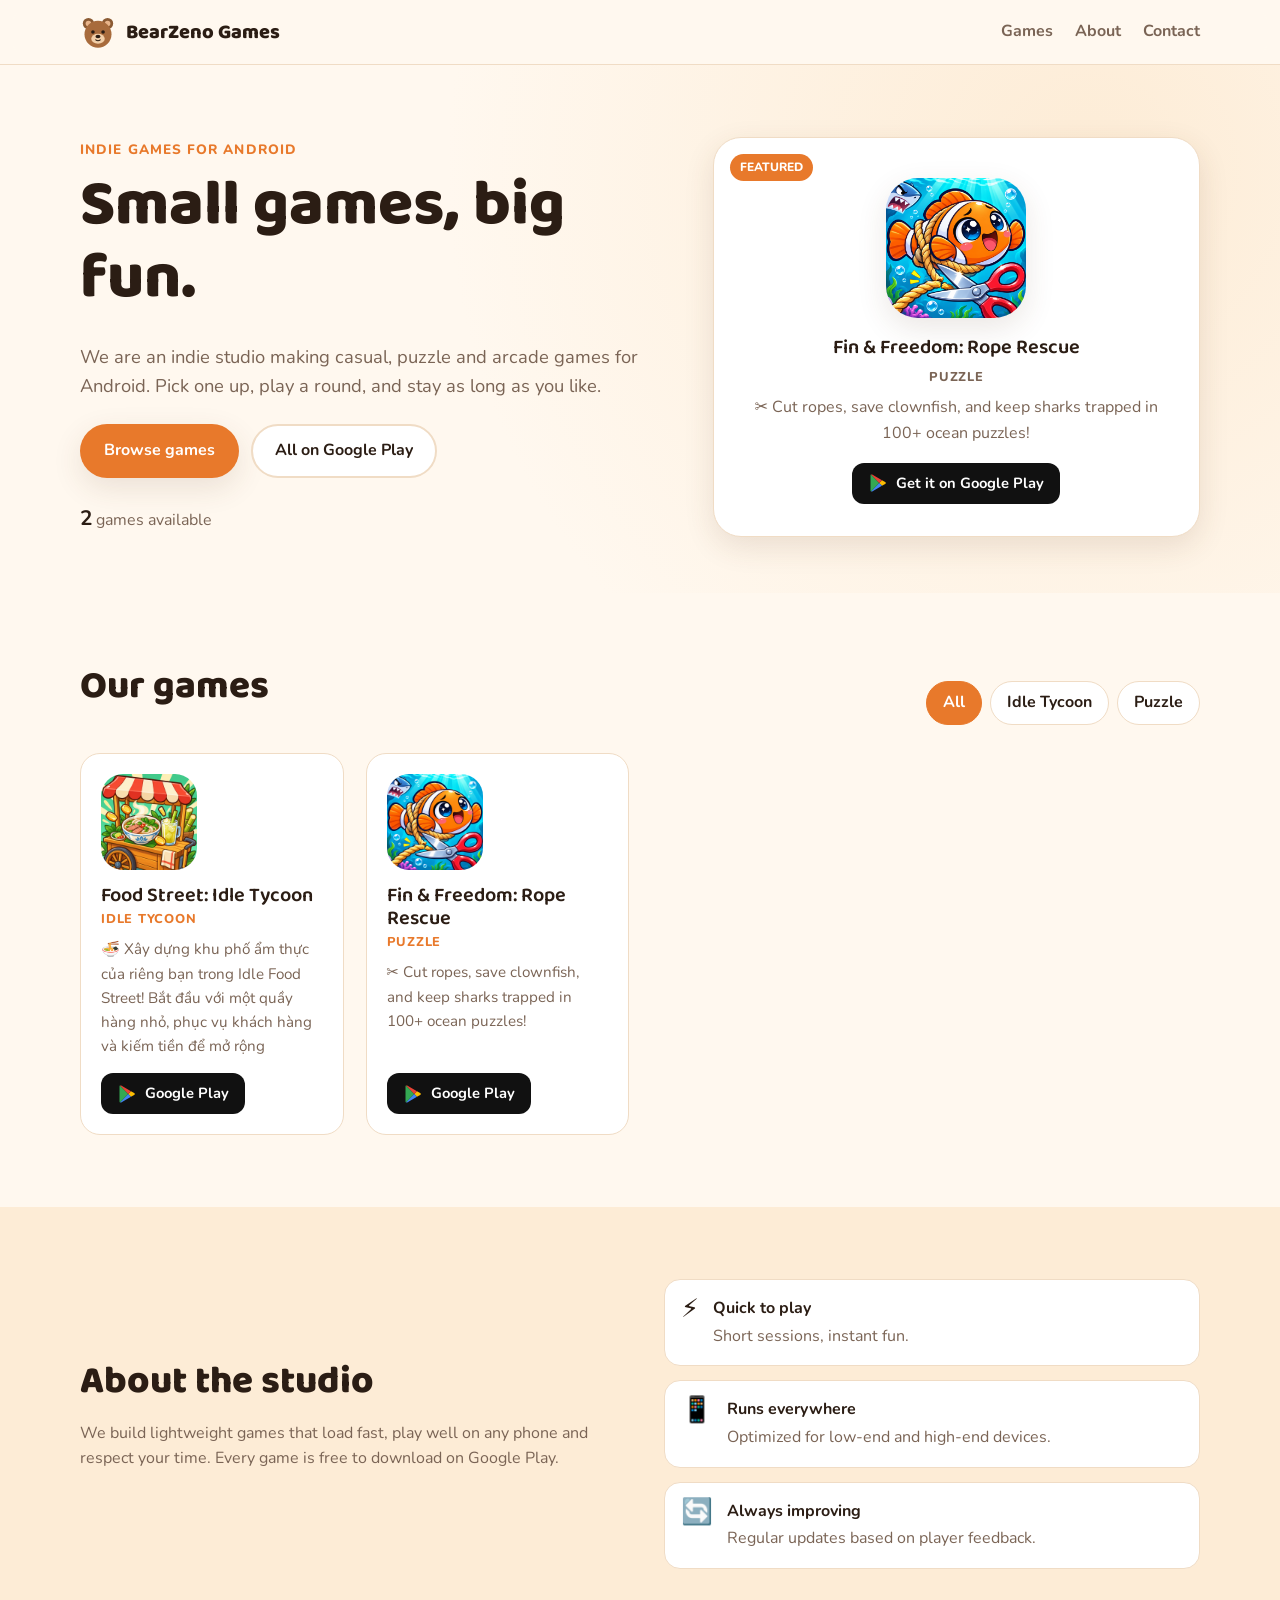
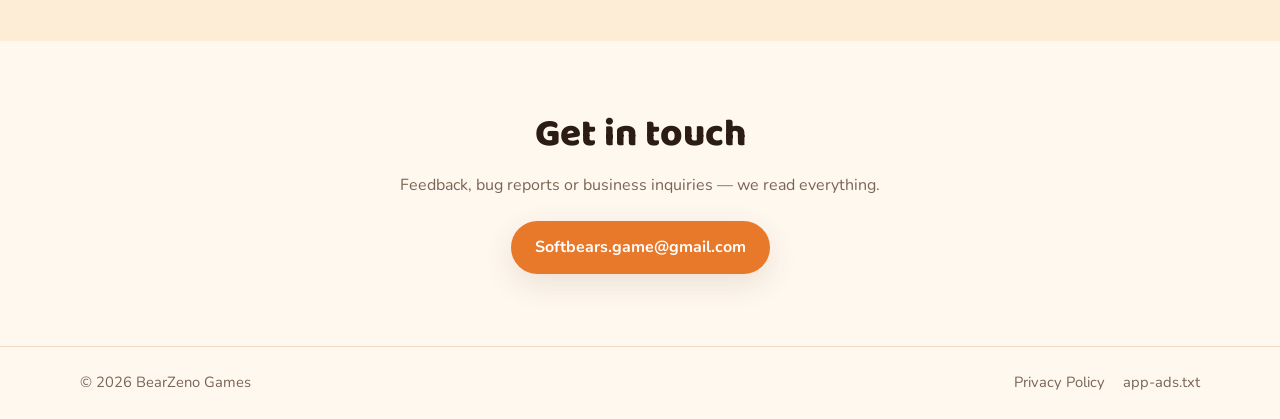
<file: index.html>
<!doctype html>
<html lang="en">
<head>
  <meta charset="utf-8" />
  <meta name="viewport" content="width=device-width, initial-scale=1" />
  <title>BearZeno Games</title>
  <meta name="description" content="Casual, puzzle and arcade games for Android by BearZeno Games. Download free on Google Play." />
  <meta property="og:title" content="BearZeno Games" />
  <meta property="og:description" content="Casual, puzzle and arcade games for Android. Download free on Google Play." />
  <meta property="og:type" content="website" />
  <link rel="icon" href="assets/logo.svg" type="image/svg+xml" />
  <link rel="preconnect" href="https://fonts.googleapis.com" />
  <link rel="preconnect" href="https://fonts.gstatic.com" crossorigin />
  <link href="https://fonts.googleapis.com/css2?family=Baloo+2:wght@600;800&family=Nunito:wght@400;600;700&display=swap" rel="stylesheet" />
  <link rel="stylesheet" href="styles.css" />
</head>
<body>
  <header class="nav">
    <div class="wrap nav-inner">
      <a href="#" class="brand">
        <img src="assets/logo.svg" alt="" width="36" height="36" />
        <span data-studio="name">BearZeno Games</span>
      </a>
      <nav class="nav-links">
        <a href="#games">Games</a>
        <a href="#about">About</a>
        <a href="#contact">Contact</a>
      </nav>
    </div>
  </header>

  <main>
    <section class="hero">
      <div class="wrap hero-inner">
        <div class="hero-copy">
          <p class="eyebrow">Indie games for Android</p>
          <h1 data-studio="tagline">Small games, big fun.</h1>
          <p class="lead" data-studio="intro"></p>
          <div class="hero-actions">
            <a class="btn btn-primary" href="#games">Browse games</a>
            <a class="btn btn-ghost" data-studio-href="playDeveloperUrl" target="_blank" rel="noopener">All on Google Play</a>
          </div>
          <p class="stat"><strong id="game-count">0</strong> games available</p>
        </div>
        <div class="hero-feature" id="hero-feature"></div>
      </div>
    </section>

    <section id="games" class="section">
      <div class="wrap">
        <div class="section-head">
          <h2>Our games</h2>
          <div class="filters" id="filters" role="tablist" aria-label="Filter by genre"></div>
        </div>
        <div class="grid" id="game-grid"></div>
      </div>
    </section>

    <section id="about" class="section section-alt">
      <div class="wrap about">
        <div>
          <h2>About the studio</h2>
          <p>We build lightweight games that load fast, play well on any phone and respect your time. Every game is free to download on Google Play.</p>
        </div>
        <ul class="features">
          <li><span>⚡</span><div><strong>Quick to play</strong><p>Short sessions, instant fun.</p></div></li>
          <li><span>📱</span><div><strong>Runs everywhere</strong><p>Optimized for low-end and high-end devices.</p></div></li>
          <li><span>🔄</span><div><strong>Always improving</strong><p>Regular updates based on player feedback.</p></div></li>
        </ul>
      </div>
    </section>

    <section id="contact" class="section">
      <div class="wrap contact">
        <h2>Get in touch</h2>
        <p>Feedback, bug reports or business inquiries — we read everything.</p>
        <a class="btn btn-primary" data-studio-mail>Email us</a>
      </div>
    </section>
  </main>

  <footer class="footer">
    <div class="wrap footer-inner">
      <p>© <span id="year"></span> <span data-studio="name">BearZeno Games</span></p>
      <nav>
        <a href="privacy-policy.html">Privacy Policy</a>
        <a href="app-ads.txt">app-ads.txt</a>
      </nav>
    </div>
  </footer>

  <script src="main.js"></script>
</body>
</html>
</file>
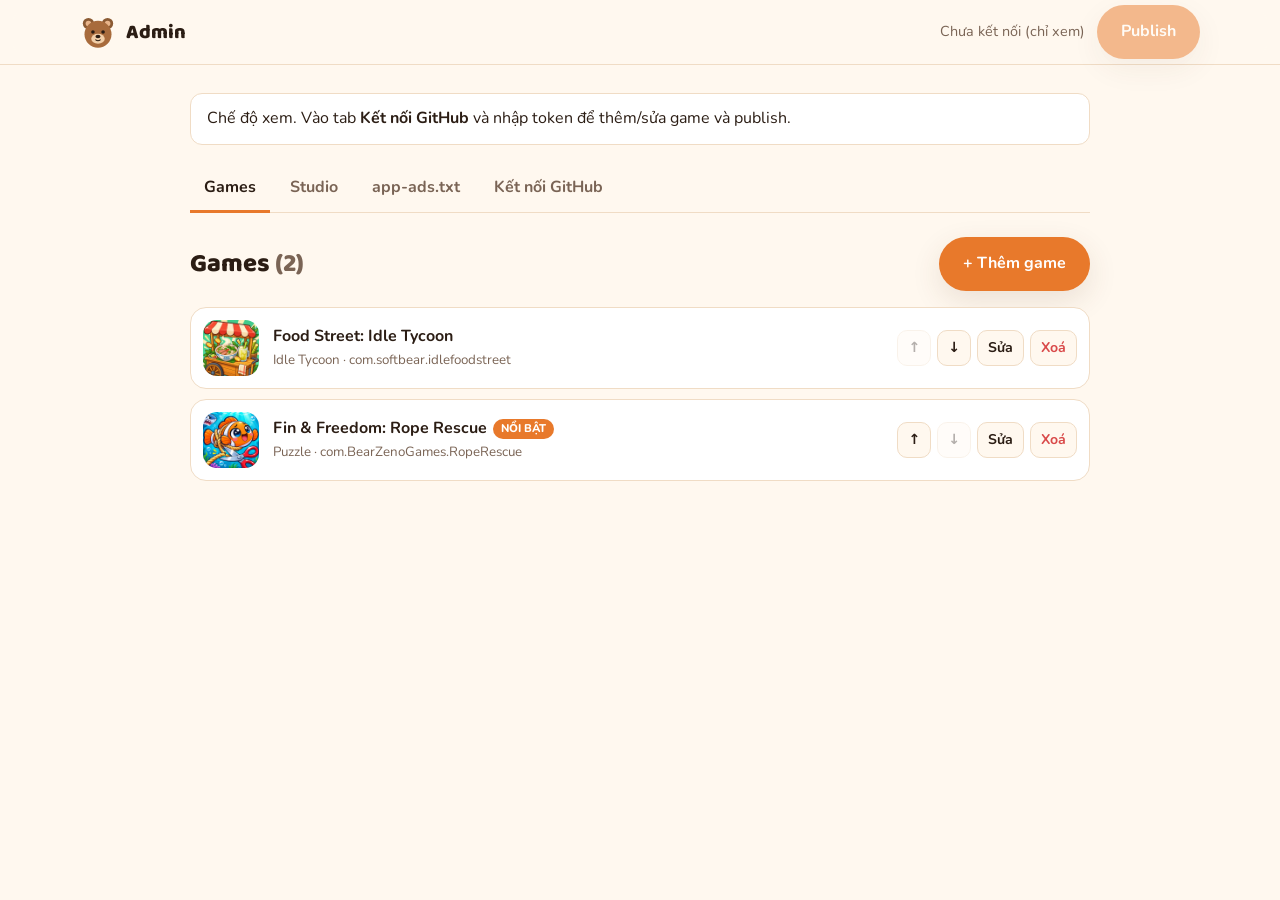
<file: admin/index.html>
<!doctype html>
<html lang="vi">
<head>
  <meta charset="utf-8" />
  <meta name="viewport" content="width=device-width, initial-scale=1" />
  <meta name="robots" content="noindex, nofollow" />
  <title>Game Admin</title>
  <link rel="icon" href="/assets/logo.svg" type="image/svg+xml" />
  <link rel="preconnect" href="https://fonts.googleapis.com" />
  <link rel="preconnect" href="https://fonts.gstatic.com" crossorigin />
  <link href="https://fonts.googleapis.com/css2?family=Baloo+2:wght@600;800&family=Nunito:wght@400;600;700&display=swap" rel="stylesheet" />
  <link rel="stylesheet" href="/styles.css" />
  <link rel="stylesheet" href="/admin/admin.css" />
</head>
<body>
  <header class="nav">
    <div class="wrap nav-inner">
      <a href="/" class="brand"><img src="/assets/logo.svg" alt="" width="36" height="36" /><span>Admin</span></a>
      <div class="bar">
        <span id="status" class="status"></span>
        <button id="publish" class="btn btn-primary" disabled>Publish</button>
      </div>
    </div>
  </header>

  <main class="wrap admin">
    <div id="notice" class="notice" hidden></div>

    <nav class="tabs" role="tablist">
      <button role="tab" data-tab="games" aria-selected="true">Games</button>
      <button role="tab" data-tab="studio" aria-selected="false">Studio</button>
      <button role="tab" data-tab="ads" aria-selected="false">app-ads.txt</button>
      <button role="tab" data-tab="settings" aria-selected="false">Kết nối GitHub</button>
    </nav>

    <section data-panel="games">
      <div class="panel-head">
        <h2>Games <span id="games-count" class="muted"></span></h2>
        <button id="add-game" class="btn btn-primary">+ Thêm game</button>
      </div>
      <ul id="game-list" class="game-list"></ul>
    </section>

    <section data-panel="studio" hidden>
      <h2>Thông tin studio</h2>
      <form id="studio-form" class="form">
        <label>Tên studio<input name="name" required /></label>
        <label>Tagline (tiêu đề lớn đầu trang)<input name="tagline" /></label>
        <label>Giới thiệu<textarea name="intro" rows="3"></textarea></label>
        <label>Link trang developer trên Google Play<input name="playDeveloperUrl" type="url" placeholder="https://play.google.com/store/apps/dev?id=..." /></label>
        <label>Email liên hệ<input name="email" type="email" /></label>
      </form>
    </section>

    <section data-panel="ads" hidden>
      <h2>app-ads.txt</h2>
      <p class="muted">Mỗi dòng một mạng quảng cáo. Với AdMob: <code>google.com, pub-XXXXXXXXXXXXXXXX, DIRECT, f08c47fec0942fa0</code></p>
      <textarea id="ads-text" class="code" rows="12" spellcheck="false"></textarea>
      <ul id="ads-check" class="checks"></ul>
    </section>

    <section data-panel="settings" hidden>
      <h2>Kết nối GitHub</h2>
      <form id="settings-form" class="form">
        <div class="row-2">
          <label>Owner<input name="owner" required /></label>
          <label>Repo<input name="repo" required /></label>
        </div>
        <label>Branch<input name="branch" required /></label>
        <label>Personal access token<input name="token" type="password" autocomplete="off" required /></label>
        <label class="check"><input name="remember" type="checkbox" /> Ghi nhớ token trên trình duyệt này</label>
        <div class="form-actions">
          <button class="btn btn-primary" type="submit">Kết nối</button>
          <button class="btn btn-ghost" type="button" id="disconnect">Ngắt kết nối</button>
        </div>
      </form>
      <details class="help" open>
        <summary>Cách tạo token</summary>
        <ol>
          <li>Mở <a href="https://github.com/settings/personal-access-tokens/new" target="_blank" rel="noopener">GitHub → Fine-grained tokens → Generate new token</a>.</li>
          <li><strong>Repository access:</strong> Only select repositories → chọn repo của site này.</li>
          <li><strong>Permissions → Repository permissions → Contents:</strong> Read and write.</li>
          <li>Tạo token, copy và dán vào ô trên. Không chia sẻ token cho ai.</li>
        </ol>
        <p class="muted">Token chỉ được gửi tới api.github.com. Nếu không tick "Ghi nhớ", token sẽ mất khi đóng tab.</p>
      </details>
    </section>
  </main>

  <dialog id="game-dialog">
    <form id="game-form" class="form">
      <h2 id="dialog-title">Thêm game</h2>
      <label>Package name hoặc link Google Play
        <input name="id" required placeholder="com.studio.game hoặc https://play.google.com/store/apps/details?id=..." />
      </label>
      <label>Tên game<input name="name" required /></label>
      <div class="row-2">
        <label>Thể loại<input name="genre" list="genres" placeholder="Puzzle, Casual, Action..." /></label>
        <label class="check featured-check"><input name="featured" type="checkbox" /> Game nổi bật</label>
      </div>
      <datalist id="genres"></datalist>
      <label>Mô tả ngắn<textarea name="tagline" rows="2" maxlength="140"></textarea></label>
      <div class="icon-field">
        <div id="icon-preview" class="ic ic-lg"></div>
        <label>Icon (tự cắt vuông 512×512)<input name="icon" type="file" accept="image/*" /></label>
      </div>
      <p id="form-error" class="error" hidden></p>
      <div class="form-actions">
        <button class="btn btn-primary" type="submit">Lưu</button>
        <button class="btn btn-ghost" type="button" id="cancel-dialog">Huỷ</button>
      </div>
    </form>
  </dialog>

  <script src="/admin/admin.js"></script>
</body>
</html>
</file>
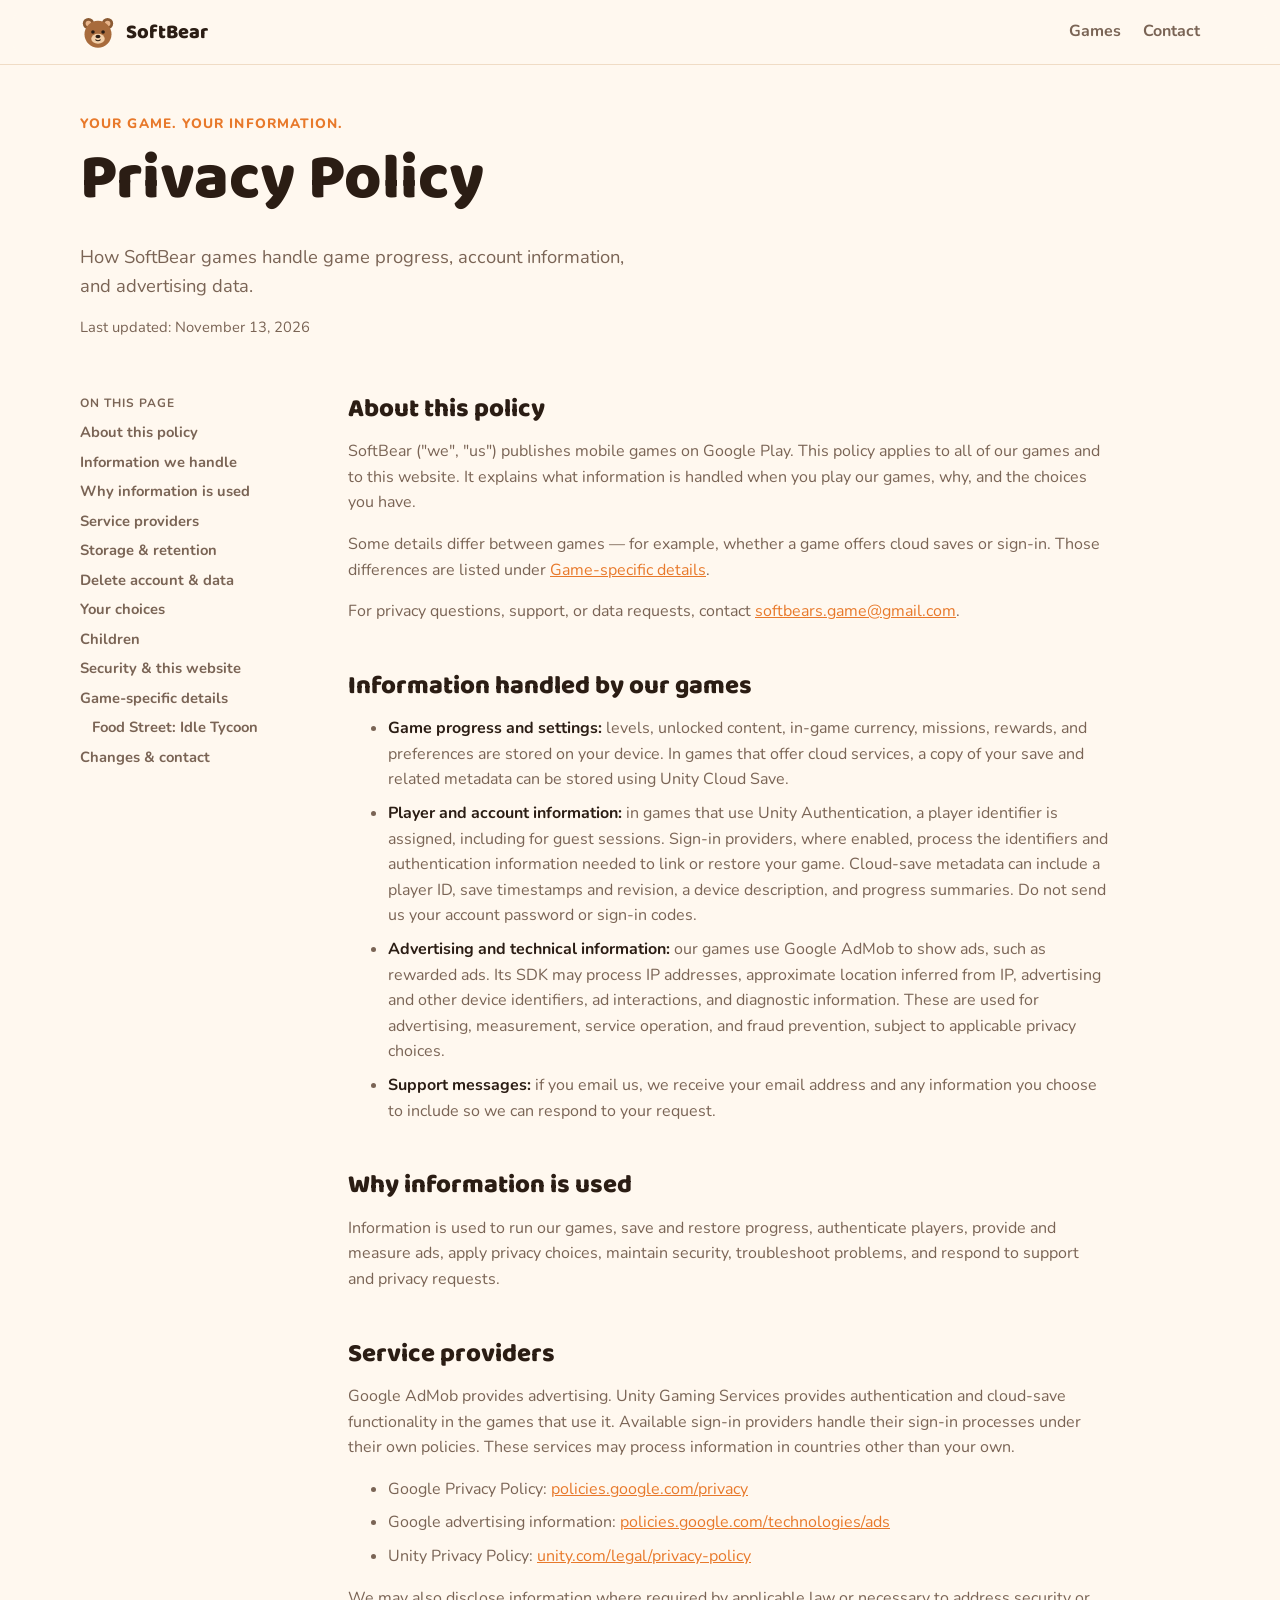
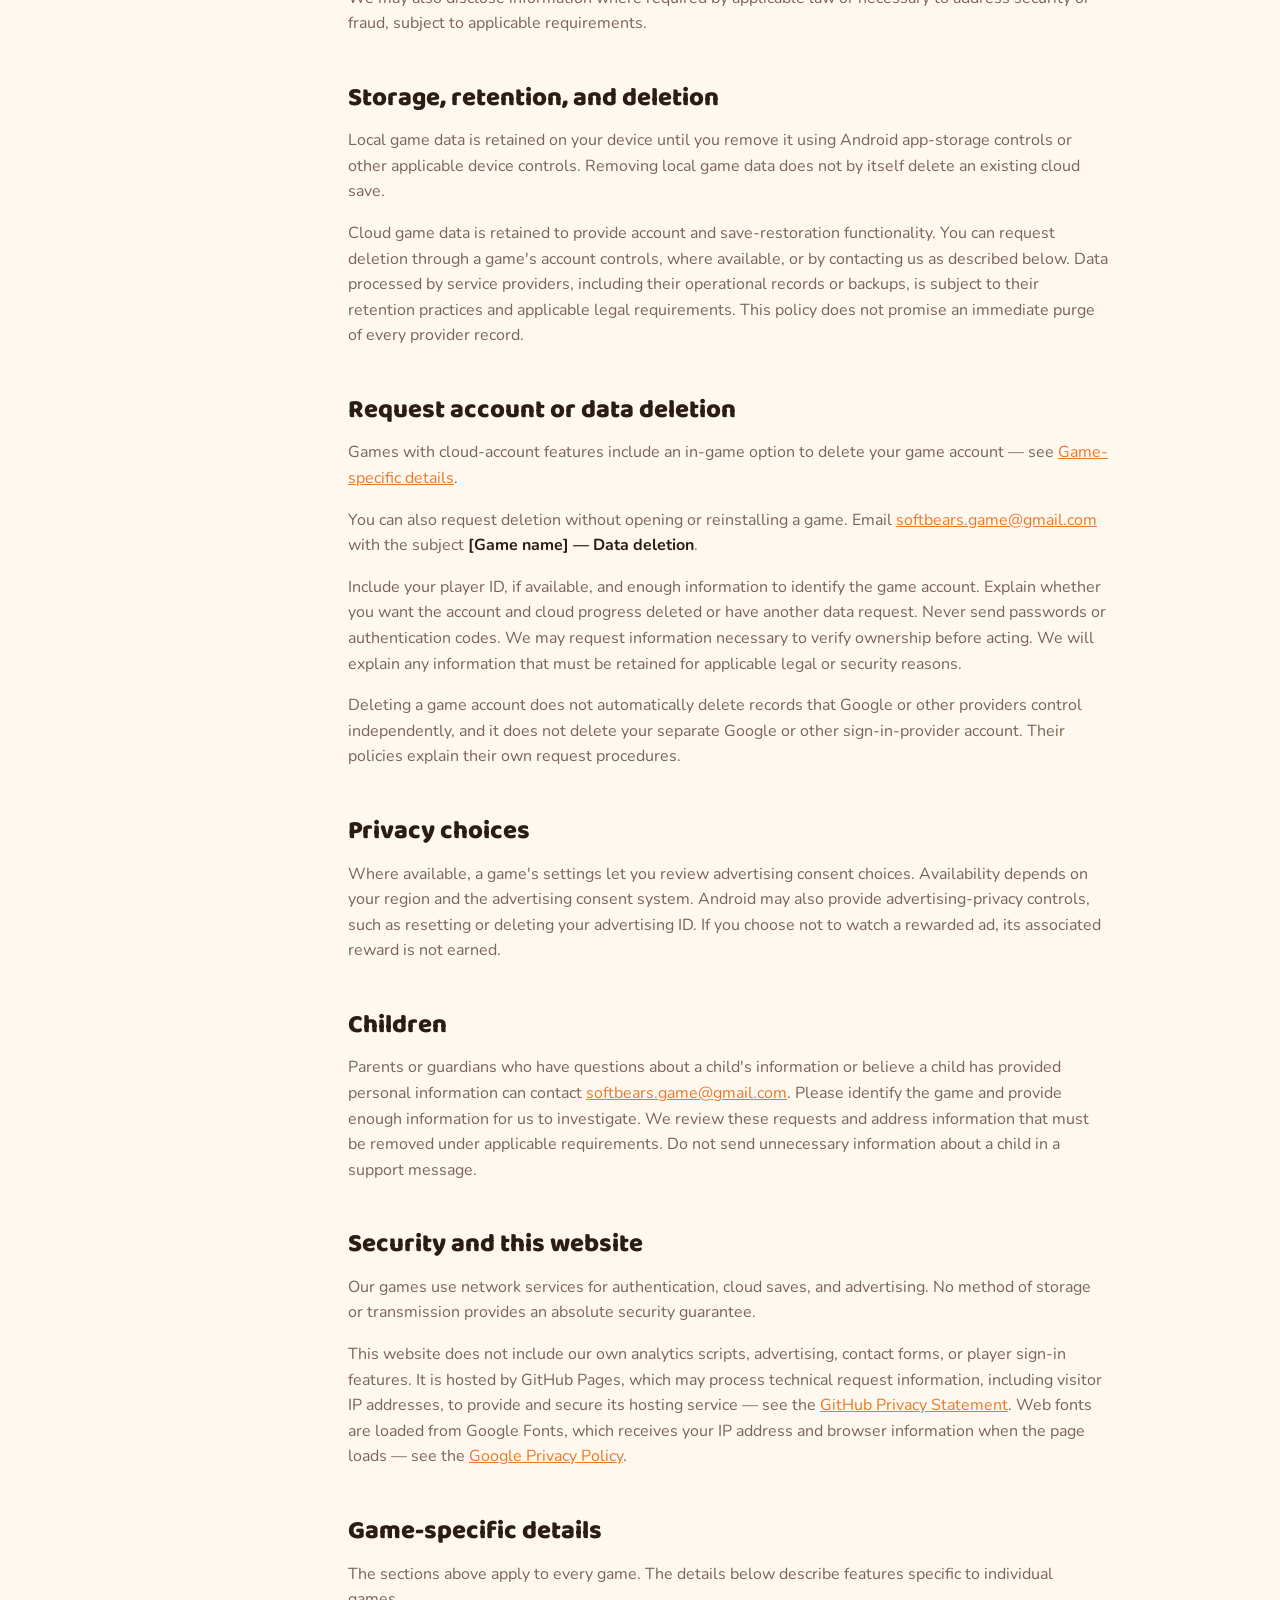
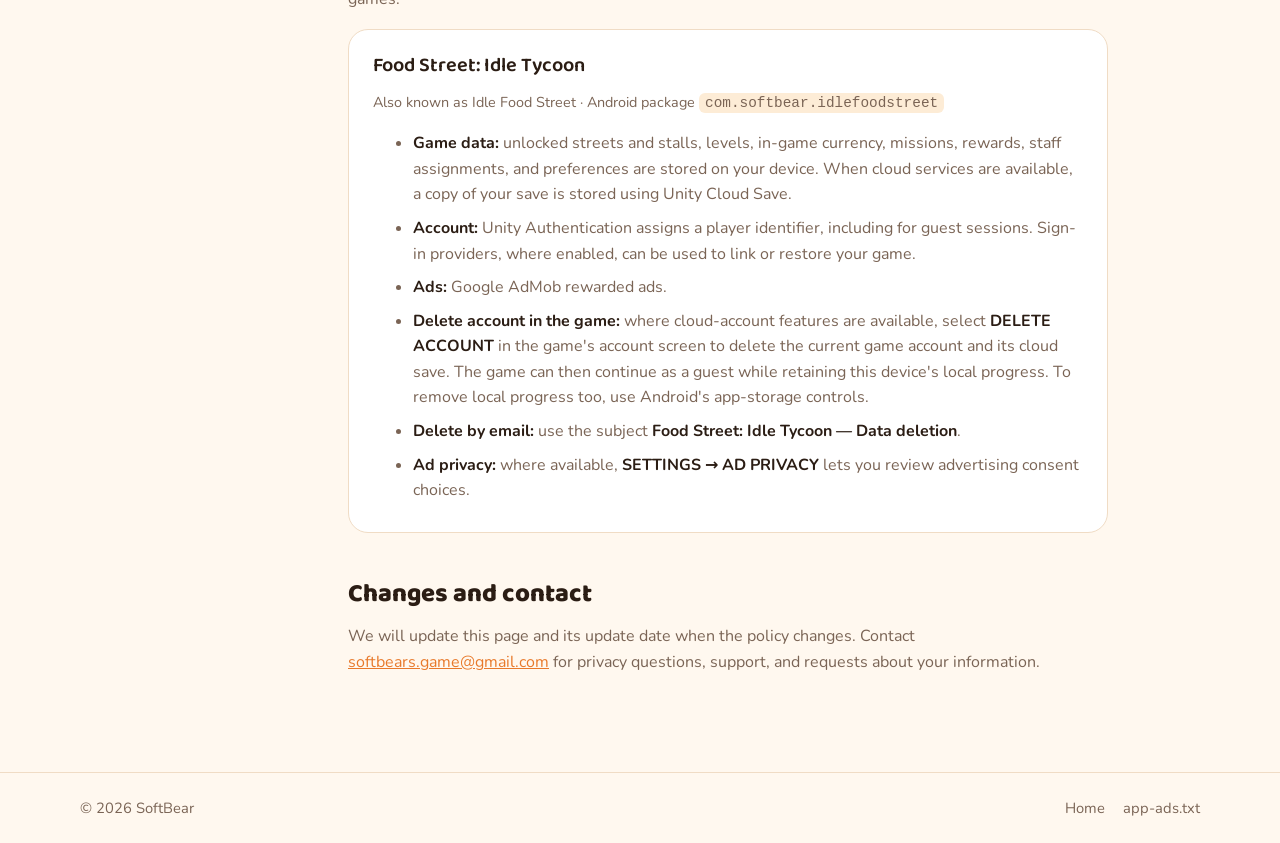
<file: privacy-policy.html>
<!doctype html>
<html lang="en">
<head>
  <meta charset="utf-8" />
  <meta name="viewport" content="width=device-width, initial-scale=1" />
  <title>Privacy Policy – SoftBear Games</title>
  <meta name="description" content="How SoftBear games handle game progress, account information, and advertising data." />
  <link rel="icon" href="assets/logo.svg" type="image/svg+xml" />
  <link rel="preconnect" href="https://fonts.googleapis.com" />
  <link rel="preconnect" href="https://fonts.gstatic.com" crossorigin />
  <link href="https://fonts.googleapis.com/css2?family=Baloo+2:wght@600;800&family=Nunito:wght@400;600;700&display=swap" rel="stylesheet" />
  <link rel="stylesheet" href="styles.css" />
  <style>
    .policy-hero { padding: 48px 0 8px; }
    .policy-hero .lead { margin: 0; }
    .policy-layout { display: grid; grid-template-columns: 220px 1fr; gap: 48px; padding: 32px 0 80px; align-items: start; }
    .toc { position: sticky; top: 88px; font-size: .92rem; }
    .toc strong { display: block; text-transform: uppercase; letter-spacing: .08em; font-size: .75rem; color: var(--muted); margin-bottom: 8px; }
    .toc ol { list-style: none; padding: 0; margin: 0; display: grid; gap: 6px; }
    .toc a { text-decoration: none; color: var(--muted); font-weight: 700; }
    .toc a:hover { color: var(--accent); }
    .toc .sub { padding-left: 12px; }
    .policy { max-width: 760px; min-width: 0; }
    .policy section { scroll-margin-top: 84px; }
    .policy h2 { font-size: 1.6rem; margin-top: 1.8em; }
    .policy h3 { margin-top: 1.4em; }
    .policy section:first-child h2 { margin-top: 0; }
    .policy p, .policy li { color: var(--muted); }
    .policy strong { color: var(--text); }
    .policy li { margin-bottom: 8px; }
    .policy a { color: var(--accent); word-break: break-word; }
    .updated { color: var(--muted); font-size: .92rem; }
    .game-box { background: var(--surface); border: 1px solid var(--border); border-radius: var(--radius); padding: 4px 24px 12px; margin-top: 16px; }
    .game-box h3 { margin-top: 1em; }
    .meta { font-size: .9rem; }
    .meta code { background: var(--bg-alt); padding: 2px 6px; border-radius: 6px; }
    @media (max-width: 820px) {
      .policy-layout { grid-template-columns: 1fr; gap: 24px; }
      .toc { position: static; background: var(--surface); border: 1px solid var(--border); border-radius: 16px; padding: 16px; }
    }
  </style>
</head>
<body>
  <header class="nav">
    <div class="wrap nav-inner">
      <a href="index.html" class="brand"><img src="assets/logo.svg" alt="" width="36" height="36" /><span>SoftBear</span></a>
      <nav class="nav-links"><a href="index.html#games">Games</a><a href="#contact">Contact</a></nav>
    </div>
  </header>

  <div class="wrap policy-hero">
    <p class="eyebrow">Your game. Your information.</p>
    <h1>Privacy Policy</h1>
    <p class="lead">How SoftBear games handle game progress, account information, and advertising data.</p>
    <p class="updated">Last updated: November 13, 2026</p>
  </div>

  <div class="wrap policy-layout">
    <nav class="toc" aria-label="On this page">
      <strong>On this page</strong>
      <ol>
        <li><a href="#about">About this policy</a></li>
        <li><a href="#information">Information we handle</a></li>
        <li><a href="#use">Why information is used</a></li>
        <li><a href="#providers">Service providers</a></li>
        <li><a href="#retention">Storage &amp; retention</a></li>
        <li><a href="#delete-data">Delete account &amp; data</a></li>
        <li><a href="#choices">Your choices</a></li>
        <li><a href="#children">Children</a></li>
        <li><a href="#website">Security &amp; this website</a></li>
        <li><a href="#games">Game-specific details</a></li>
        <li class="sub"><a href="#food-street">Food Street: Idle Tycoon</a></li>
        <li><a href="#contact">Changes &amp; contact</a></li>
      </ol>
    </nav>

    <main class="policy">
      <section id="about">
        <h2>About this policy</h2>
        <p>SoftBear ("we", "us") publishes mobile games on Google Play. This policy applies to all of our games and to this website. It explains what information is handled when you play our games, why, and the choices you have.</p>
        <p>Some details differ between games — for example, whether a game offers cloud saves or sign-in. Those differences are listed under <a href="#games">Game-specific details</a>.</p>
        <p>For privacy questions, support, or data requests, contact <a href="mailto:softbears.game@gmail.com">softbears.game@gmail.com</a>.</p>
      </section>

      <section id="information">
        <h2>Information handled by our games</h2>
        <ul>
          <li><strong>Game progress and settings:</strong> levels, unlocked content, in-game currency, missions, rewards, and preferences are stored on your device. In games that offer cloud services, a copy of your save and related metadata can be stored using Unity Cloud Save.</li>
          <li><strong>Player and account information:</strong> in games that use Unity Authentication, a player identifier is assigned, including for guest sessions. Sign-in providers, where enabled, process the identifiers and authentication information needed to link or restore your game. Cloud-save metadata can include a player ID, save timestamps and revision, a device description, and progress summaries. Do not send us your account password or sign-in codes.</li>
          <li><strong>Advertising and technical information:</strong> our games use Google AdMob to show ads, such as rewarded ads. Its SDK may process IP addresses, approximate location inferred from IP, advertising and other device identifiers, ad interactions, and diagnostic information. These are used for advertising, measurement, service operation, and fraud prevention, subject to applicable privacy choices.</li>
          <li><strong>Support messages:</strong> if you email us, we receive your email address and any information you choose to include so we can respond to your request.</li>
        </ul>
      </section>

      <section id="use">
        <h2>Why information is used</h2>
        <p>Information is used to run our games, save and restore progress, authenticate players, provide and measure ads, apply privacy choices, maintain security, troubleshoot problems, and respond to support and privacy requests.</p>
      </section>

      <section id="providers">
        <h2>Service providers</h2>
        <p>Google AdMob provides advertising. Unity Gaming Services provides authentication and cloud-save functionality in the games that use it. Available sign-in providers handle their sign-in processes under their own policies. These services may process information in countries other than your own.</p>
        <ul>
          <li>Google Privacy Policy: <a href="https://policies.google.com/privacy" target="_blank" rel="noopener">policies.google.com/privacy</a></li>
          <li>Google advertising information: <a href="https://policies.google.com/technologies/ads" target="_blank" rel="noopener">policies.google.com/technologies/ads</a></li>
          <li>Unity Privacy Policy: <a href="https://unity.com/legal/privacy-policy" target="_blank" rel="noopener">unity.com/legal/privacy-policy</a></li>
        </ul>
        <p>We may also disclose information where required by applicable law or necessary to address security or fraud, subject to applicable requirements.</p>
      </section>

      <section id="retention">
        <h2>Storage, retention, and deletion</h2>
        <p>Local game data is retained on your device until you remove it using Android app-storage controls or other applicable device controls. Removing local game data does not by itself delete an existing cloud save.</p>
        <p>Cloud game data is retained to provide account and save-restoration functionality. You can request deletion through a game's account controls, where available, or by contacting us as described below. Data processed by service providers, including their operational records or backups, is subject to their retention practices and applicable legal requirements. This policy does not promise an immediate purge of every provider record.</p>
      </section>

      <section id="delete-data">
        <h2>Request account or data deletion</h2>
        <p>Games with cloud-account features include an in-game option to delete your game account — see <a href="#games">Game-specific details</a>.</p>
        <p>You can also request deletion without opening or reinstalling a game. Email <a href="mailto:softbears.game@gmail.com">softbears.game@gmail.com</a> with the subject <strong>[Game name] — Data deletion</strong>.</p>
        <p>Include your player ID, if available, and enough information to identify the game account. Explain whether you want the account and cloud progress deleted or have another data request. Never send passwords or authentication codes. We may request information necessary to verify ownership before acting. We will explain any information that must be retained for applicable legal or security reasons.</p>
        <p>Deleting a game account does not automatically delete records that Google or other providers control independently, and it does not delete your separate Google or other sign-in-provider account. Their policies explain their own request procedures.</p>
      </section>

      <section id="choices">
        <h2>Privacy choices</h2>
        <p>Where available, a game's settings let you review advertising consent choices. Availability depends on your region and the advertising consent system. Android may also provide advertising-privacy controls, such as resetting or deleting your advertising ID. If you choose not to watch a rewarded ad, its associated reward is not earned.</p>
      </section>

      <section id="children">
        <h2>Children</h2>
        <p>Parents or guardians who have questions about a child's information or believe a child has provided personal information can contact <a href="mailto:softbears.game@gmail.com">softbears.game@gmail.com</a>. Please identify the game and provide enough information for us to investigate. We review these requests and address information that must be removed under applicable requirements. Do not send unnecessary information about a child in a support message.</p>
      </section>

      <section id="website">
        <h2>Security and this website</h2>
        <p>Our games use network services for authentication, cloud saves, and advertising. No method of storage or transmission provides an absolute security guarantee.</p>
        <p>This website does not include our own analytics scripts, advertising, contact forms, or player sign-in features. It is hosted by GitHub Pages, which may process technical request information, including visitor IP addresses, to provide and secure its hosting service — see the <a href="https://docs.github.com/en/site-policy/privacy-policies/github-general-privacy-statement" target="_blank" rel="noopener">GitHub Privacy Statement</a>. Web fonts are loaded from Google Fonts, which receives your IP address and browser information when the page loads — see the <a href="https://policies.google.com/privacy" target="_blank" rel="noopener">Google Privacy Policy</a>.</p>
      </section>

      <section id="games">
        <h2>Game-specific details</h2>
        <p>The sections above apply to every game. The details below describe features specific to individual games.</p>

        <div class="game-box" id="food-street">
          <h3>Food Street: Idle Tycoon</h3>
          <p class="meta">Also known as Idle Food Street · Android package <code>com.softbear.idlefoodstreet</code></p>
          <ul>
            <li><strong>Game data:</strong> unlocked streets and stalls, levels, in-game currency, missions, rewards, staff assignments, and preferences are stored on your device. When cloud services are available, a copy of your save is stored using Unity Cloud Save.</li>
            <li><strong>Account:</strong> Unity Authentication assigns a player identifier, including for guest sessions. Sign-in providers, where enabled, can be used to link or restore your game.</li>
            <li><strong>Ads:</strong> Google AdMob rewarded ads.</li>
            <li><strong>Delete account in the game:</strong> where cloud-account features are available, select <strong>DELETE ACCOUNT</strong> in the game's account screen to delete the current game account and its cloud save. The game can then continue as a guest while retaining this device's local progress. To remove local progress too, use Android's app-storage controls.</li>
            <li><strong>Delete by email:</strong> use the subject <strong>Food Street: Idle Tycoon — Data deletion</strong>.</li>
            <li><strong>Ad privacy:</strong> where available, <strong>SETTINGS → AD PRIVACY</strong> lets you review advertising consent choices.</li>
          </ul>
        </div>
      </section>

      <section id="contact">
        <h2>Changes and contact</h2>
        <p>We will update this page and its update date when the policy changes. Contact <a href="mailto:softbears.game@gmail.com">softbears.game@gmail.com</a> for privacy questions, support, and requests about your information.</p>
      </section>
    </main>
  </div>

  <footer class="footer">
    <div class="wrap footer-inner"><p>© 2026 SoftBear</p><nav><a href="index.html">Home</a><a href="app-ads.txt">app-ads.txt</a></nav></div>
  </footer>
</body>
</html>
</file>
<file: styles.css>
:root {
  --bg: #fff8ef;
  --bg-alt: #fdecd6;
  --surface: #ffffff;
  --text: #2b1d14;
  --muted: #7a6455;
  --accent: #e8792b;
  --accent-ink: #ffffff;
  --accent-2: #5b3a24;
  --border: #f0dcc5;
  --shadow: 0 10px 30px rgba(91, 58, 36, 0.12);
  --radius: 20px;
}

@media (prefers-color-scheme: dark) {
  :root {
    --bg: #1a130e;
    --bg-alt: #231910;
    --surface: #2a1f17;
    --text: #fbeee0;
    --muted: #c4ab96;
    --accent: #ff9447;
    --accent-ink: #1a130e;
    --accent-2: #f5d3b3;
    --border: #3b2c20;
    --shadow: 0 10px 30px rgba(0, 0, 0, 0.4);
  }
}

* { box-sizing: border-box; }
html { scroll-behavior: smooth; }
body {
  margin: 0;
  font-family: "Nunito", system-ui, sans-serif;
  background: var(--bg);
  color: var(--text);
  line-height: 1.6;
}
img { max-width: 100%; display: block; }
a { color: inherit; }
h1, h2, h3 { font-family: "Baloo 2", "Nunito", sans-serif; line-height: 1.15; margin: 0 0 .4em; }
h1 { font-size: clamp(2.4rem, 6vw, 4rem); font-weight: 800; }
h2 { font-size: clamp(1.8rem, 4vw, 2.4rem); font-weight: 800; }
h3 { font-size: 1.25rem; font-weight: 600; }

.wrap { width: min(1120px, 100% - 32px); margin-inline: auto; }

/* Nav */
.nav {
  position: sticky; top: 0; z-index: 10;
  background: color-mix(in srgb, var(--bg) 85%, transparent);
  backdrop-filter: blur(10px);
  border-bottom: 1px solid var(--border);
}
.nav-inner { display: flex; align-items: center; justify-content: space-between; height: 64px; }
.brand { display: flex; align-items: center; gap: 10px; text-decoration: none; font-family: "Baloo 2", sans-serif; font-weight: 800; font-size: 1.25rem; }
.nav-links { display: flex; gap: 22px; }
.nav-links a { text-decoration: none; color: var(--muted); font-weight: 700; }
.nav-links a:hover { color: var(--accent); }

/* Buttons */
.btn {
  display: inline-flex; align-items: center; justify-content: center;
  padding: 12px 22px; border-radius: 999px; font-weight: 700; text-decoration: none;
  border: 2px solid transparent; transition: transform .15s, box-shadow .15s;
}
.btn:hover { transform: translateY(-2px); }
.btn-primary { background: var(--accent); color: var(--accent-ink); box-shadow: var(--shadow); }
.btn-ghost { border-color: var(--border); background: var(--surface); }

.play-badge {
  display: inline-flex; align-items: center; gap: 8px;
  padding: 9px 16px; border-radius: 12px;
  background: #111; color: #fff; text-decoration: none; font-weight: 700; font-size: .92rem;
  transition: transform .15s;
}
.play-badge:hover { transform: translateY(-2px); }

/* Hero */
.hero { padding: 72px 0 56px; background: radial-gradient(circle at 85% 20%, var(--bg-alt), transparent 55%); }
.hero-inner { display: grid; grid-template-columns: 1.2fr 1fr; gap: 48px; align-items: center; }
.eyebrow { color: var(--accent); font-weight: 800; text-transform: uppercase; letter-spacing: .08em; font-size: .85rem; margin: 0 0 8px; }
.lead { font-size: 1.15rem; color: var(--muted); max-width: 52ch; }
.hero-actions { display: flex; flex-wrap: wrap; gap: 12px; margin: 24px 0; }
.stat { color: var(--muted); margin: 0; }
.stat strong { color: var(--text); font-size: 1.3rem; }

.spot {
  position: relative; background: var(--surface); border: 1px solid var(--border);
  border-radius: 28px; padding: 32px; box-shadow: var(--shadow); text-align: center;
}
.spot-label {
  position: absolute; top: 16px; left: 16px; background: var(--accent); color: var(--accent-ink);
  font-size: .75rem; font-weight: 800; padding: 4px 10px; border-radius: 999px; text-transform: uppercase;
}
.spot-icon { width: 140px; height: 140px; border-radius: 32px; margin: 8px auto 18px; box-shadow: var(--shadow); object-fit: cover; }
.spot p { color: var(--muted); margin: 0 0 16px; }
.spot .genre { margin-bottom: 8px; }

.genre { color: var(--accent); font-weight: 800; font-size: .8rem; text-transform: uppercase; letter-spacing: .06em; margin: 0; }

.icon-ph {
  display: grid; place-items: center;
  background: linear-gradient(135deg, hsl(var(--h) 75% 60%), hsl(calc(var(--h) + 40) 70% 45%));
  color: #fff; font-family: "Baloo 2", sans-serif; font-weight: 800; font-size: 2.6rem;
}

/* Sections */
.section { padding: 72px 0; }
.section-alt { background: var(--bg-alt); }
.section-head { display: flex; flex-wrap: wrap; align-items: end; justify-content: space-between; gap: 16px; margin-bottom: 28px; }

.filters { display: flex; flex-wrap: wrap; gap: 8px; }
.filters button {
  font: inherit; font-weight: 700; cursor: pointer;
  padding: 8px 16px; border-radius: 999px;
  border: 1px solid var(--border); background: var(--surface); color: var(--text);
}
.filters button[aria-selected="true"] { background: var(--accent); border-color: var(--accent); color: var(--accent-ink); }

.grid { display: grid; grid-template-columns: repeat(auto-fill, minmax(240px, 1fr)); gap: 22px; }
.card {
  display: flex; flex-direction: column; gap: 14px;
  background: var(--surface); border: 1px solid var(--border); border-radius: var(--radius);
  padding: 20px; transition: transform .2s, box-shadow .2s;
}
.card:hover { transform: translateY(-4px); box-shadow: var(--shadow); }
.card-top { display: block; width: fit-content; text-decoration: none; }
.card-icon { width: 96px; height: 96px; border-radius: 22px; object-fit: cover; font-size: 2rem; }
.card-body { flex: 1; }
.card-body h3 { margin-bottom: 2px; }
.tagline { color: var(--muted); margin: 8px 0 0; font-size: .95rem; }
.card .play-badge { align-self: flex-start; }
.empty { color: var(--muted); }

/* About */
.about { display: grid; grid-template-columns: 1fr 1fr; gap: 48px; align-items: center; }
.about p { color: var(--muted); }
.features { list-style: none; padding: 0; margin: 0; display: grid; gap: 14px; }
.features li { display: flex; gap: 14px; align-items: flex-start; background: var(--surface); border: 1px solid var(--border); border-radius: 16px; padding: 16px; }
.features span { font-size: 1.6rem; line-height: 1; }
.features p { margin: 2px 0 0; }

/* Contact */
.contact { text-align: center; }
.contact p { color: var(--muted); margin-bottom: 22px; }
.contact .btn { word-break: break-all; }

/* Footer */
.footer { border-top: 1px solid var(--border); padding: 24px 0; color: var(--muted); font-size: .92rem; }
.footer-inner { display: flex; flex-wrap: wrap; gap: 12px; justify-content: space-between; align-items: center; }
.footer p { margin: 0; }
.footer nav { display: flex; gap: 18px; }
.footer a { text-decoration: none; }
.footer a:hover { color: var(--accent); }

@media (max-width: 820px) {
  .hero { padding-top: 44px; }
  .hero-inner, .about { grid-template-columns: 1fr; gap: 32px; }
  .nav-links { gap: 14px; font-size: .92rem; }
}
@media (max-width: 420px) {
  .nav-links a:not(:first-child) { display: none; }
}
</file>
<file: admin/admin.css>
button.btn { font: inherit; font-weight: 700; cursor: pointer; }
button.btn:disabled { opacity: .5; cursor: not-allowed; transform: none; }
.muted { color: var(--muted); }
code { background: var(--bg-alt); padding: 2px 6px; border-radius: 6px; font-size: .88em; word-break: break-all; }

.bar { display: flex; align-items: center; gap: 12px; }
.status { color: var(--muted); font-size: .9rem; text-align: right; }
.status.dirty { color: var(--accent); font-weight: 700; }

.admin { padding: 28px 0 80px; max-width: 900px; }
.admin h2 { font-size: 1.6rem; }

.notice { padding: 12px 16px; border-radius: 12px; margin-bottom: 20px; border: 1px solid var(--border); background: var(--surface); }
.notice.ok { border-color: #3aa76d; background: color-mix(in srgb, #3aa76d 12%, var(--surface)); }
.notice.err { border-color: #d94a4a; background: color-mix(in srgb, #d94a4a 12%, var(--surface)); }

.tabs { display: flex; gap: 6px; flex-wrap: wrap; border-bottom: 1px solid var(--border); margin-bottom: 24px; }
.tabs button {
  font: inherit; font-weight: 700; cursor: pointer; background: none; border: 0; color: var(--muted);
  padding: 10px 14px; border-bottom: 3px solid transparent; margin-bottom: -1px;
}
.tabs button[aria-selected="true"] { color: var(--text); border-bottom-color: var(--accent); }

.panel-head { display: flex; justify-content: space-between; align-items: center; gap: 12px; flex-wrap: wrap; margin-bottom: 16px; }
.panel-head h2 { margin: 0; }

.game-list { list-style: none; padding: 0; margin: 0; display: grid; gap: 10px; }
.game-row {
  display: flex; align-items: center; gap: 14px;
  background: var(--surface); border: 1px solid var(--border); border-radius: 16px; padding: 12px;
}
.game-row .info { flex: 1; min-width: 0; }
.game-row .info strong { display: block; }
.game-row .info small { color: var(--muted); display: block; overflow: hidden; text-overflow: ellipsis; white-space: nowrap; }
.badge { display: inline-block; background: var(--accent); color: var(--accent-ink); font-size: .7rem; font-weight: 800; padding: 1px 8px; border-radius: 999px; margin-left: 6px; vertical-align: middle; text-transform: uppercase; }
.actions { display: flex; gap: 6px; flex-wrap: wrap; justify-content: flex-end; }
.actions button, .mini {
  font: inherit; font-size: .88rem; font-weight: 700; cursor: pointer;
  padding: 6px 10px; border-radius: 10px; border: 1px solid var(--border); background: var(--bg); color: var(--text);
}
.actions button:disabled { opacity: .35; cursor: default; }
.actions .danger { color: #d94a4a; }
.empty-list { color: var(--muted); padding: 24px; text-align: center; border: 2px dashed var(--border); border-radius: 16px; }

.ic { width: 56px; height: 56px; border-radius: 14px; object-fit: cover; flex: none; }
.ic.ph {
  display: grid; place-items: center; color: #fff; font-family: "Baloo 2", sans-serif; font-weight: 800; font-size: 1.3rem;
  background: linear-gradient(135deg, hsl(var(--h) 75% 60%), hsl(calc(var(--h) + 40) 70% 45%));
}
.ic-lg { width: 96px; height: 96px; border-radius: 22px; font-size: 2rem; }
.ic-lg img { width: 100%; height: 100%; border-radius: inherit; object-fit: cover; }

.form { display: grid; gap: 14px; }
.form label { display: grid; gap: 6px; font-weight: 700; font-size: .92rem; }
.form input:not([type=checkbox]):not([type=file]), .form textarea, textarea.code {
  font: inherit; font-weight: 400; color: var(--text); background: var(--bg);
  border: 1px solid var(--border); border-radius: 10px; padding: 10px 12px; width: 100%;
}
.form input:focus, .form textarea:focus, textarea.code:focus { outline: 2px solid var(--accent); outline-offset: 1px; }
textarea.code { font-family: ui-monospace, Consolas, monospace; font-size: .9rem; }
.form label.check { display: flex; align-items: center; gap: 8px; font-weight: 600; }
.featured-check { align-self: end; padding-bottom: 10px; }
.row-2 { display: grid; grid-template-columns: 1fr 1fr; gap: 14px; }
.form-actions { display: flex; gap: 10px; flex-wrap: wrap; }
.icon-field { display: flex; gap: 16px; align-items: center; }
.error { color: #d94a4a; margin: 0; font-weight: 700; }

.checks { list-style: none; padding: 0; margin: 12px 0 0; display: grid; gap: 4px; font-size: .92rem; }
.checks .bad { color: #d94a4a; }
.checks .good { color: #3aa76d; }

.help { margin-top: 28px; background: var(--surface); border: 1px solid var(--border); border-radius: 16px; padding: 16px 20px; }
.help summary { font-weight: 800; cursor: pointer; }

dialog {
  width: min(560px, 100% - 32px); border: 1px solid var(--border); border-radius: 20px;
  background: var(--surface); color: var(--text); padding: 24px; box-shadow: var(--shadow);
}
dialog::backdrop { background: rgba(0, 0, 0, .45); }
dialog h2 { margin: 0; font-size: 1.5rem; }

@media (max-width: 600px) {
  .row-2 { grid-template-columns: 1fr; }
  .game-row { flex-wrap: wrap; }
  .actions { width: 100%; justify-content: flex-start; }
  .status { display: none; }
}
</file>
